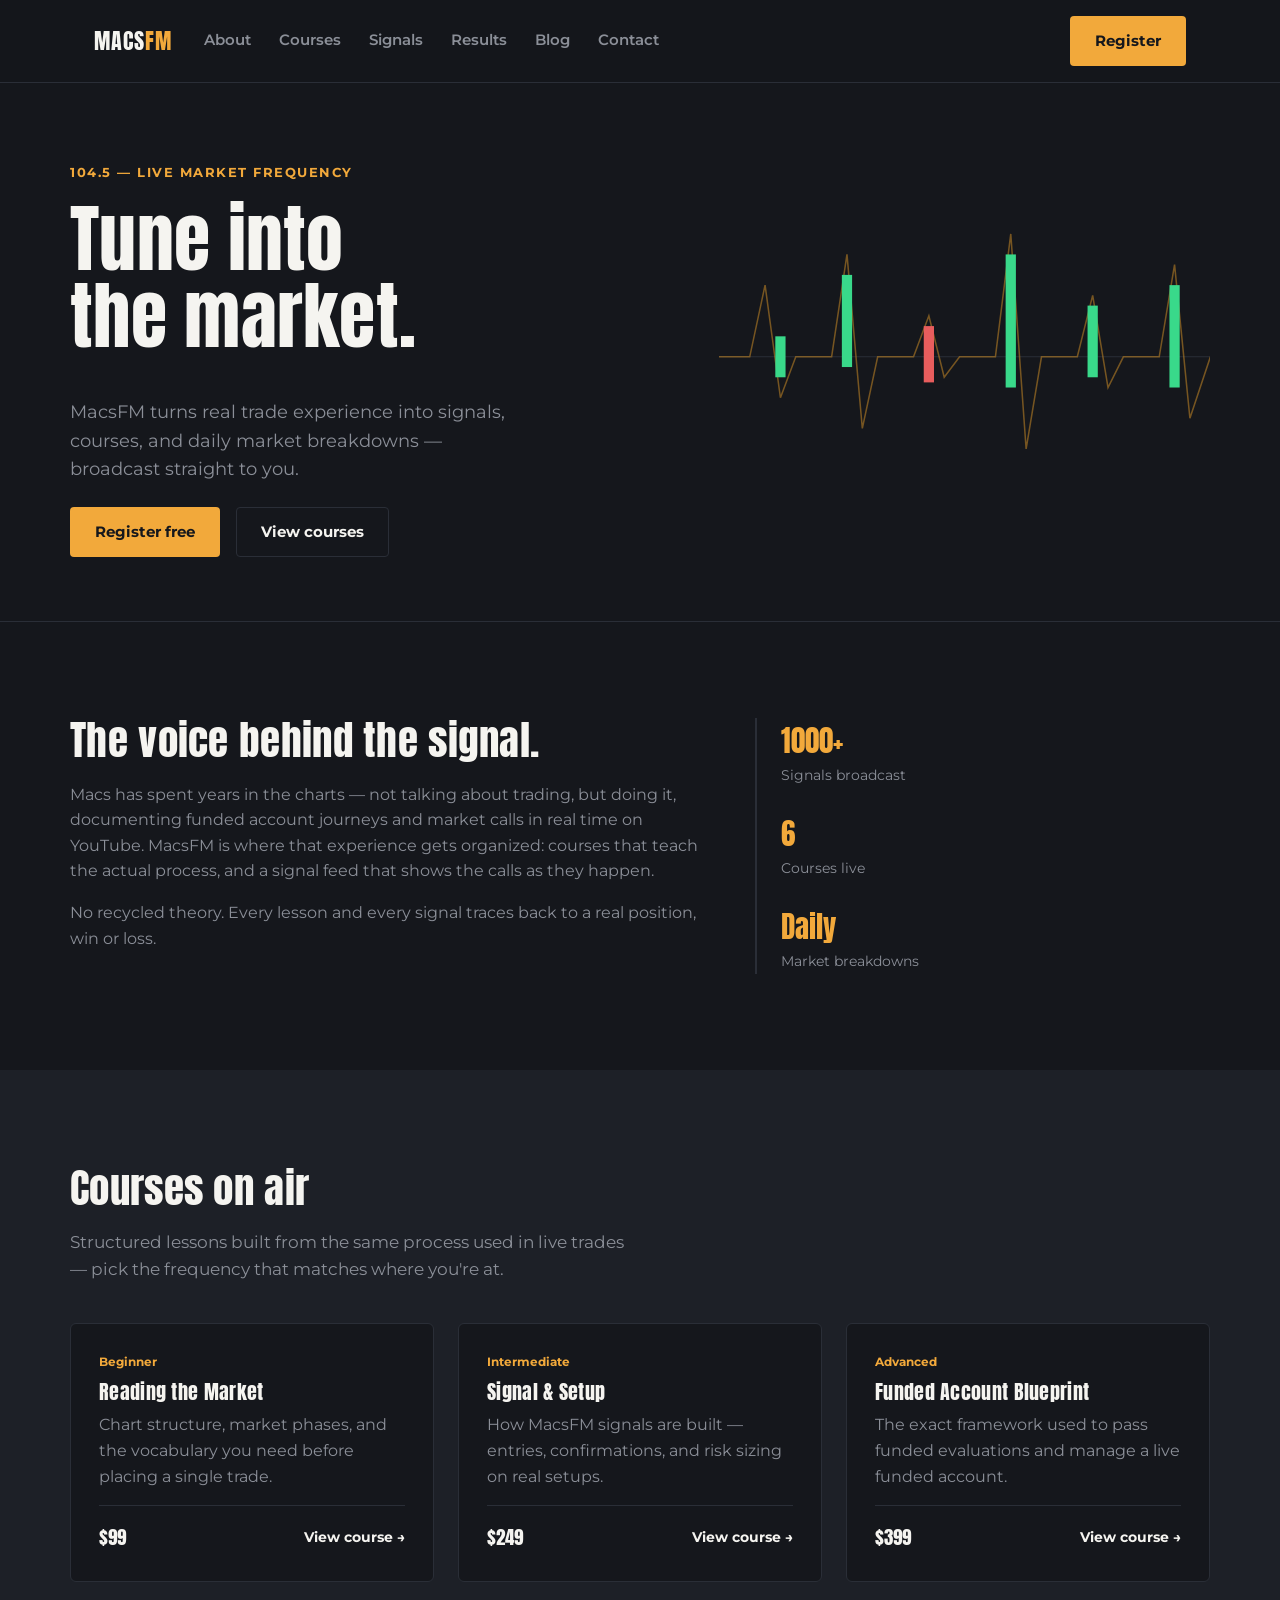
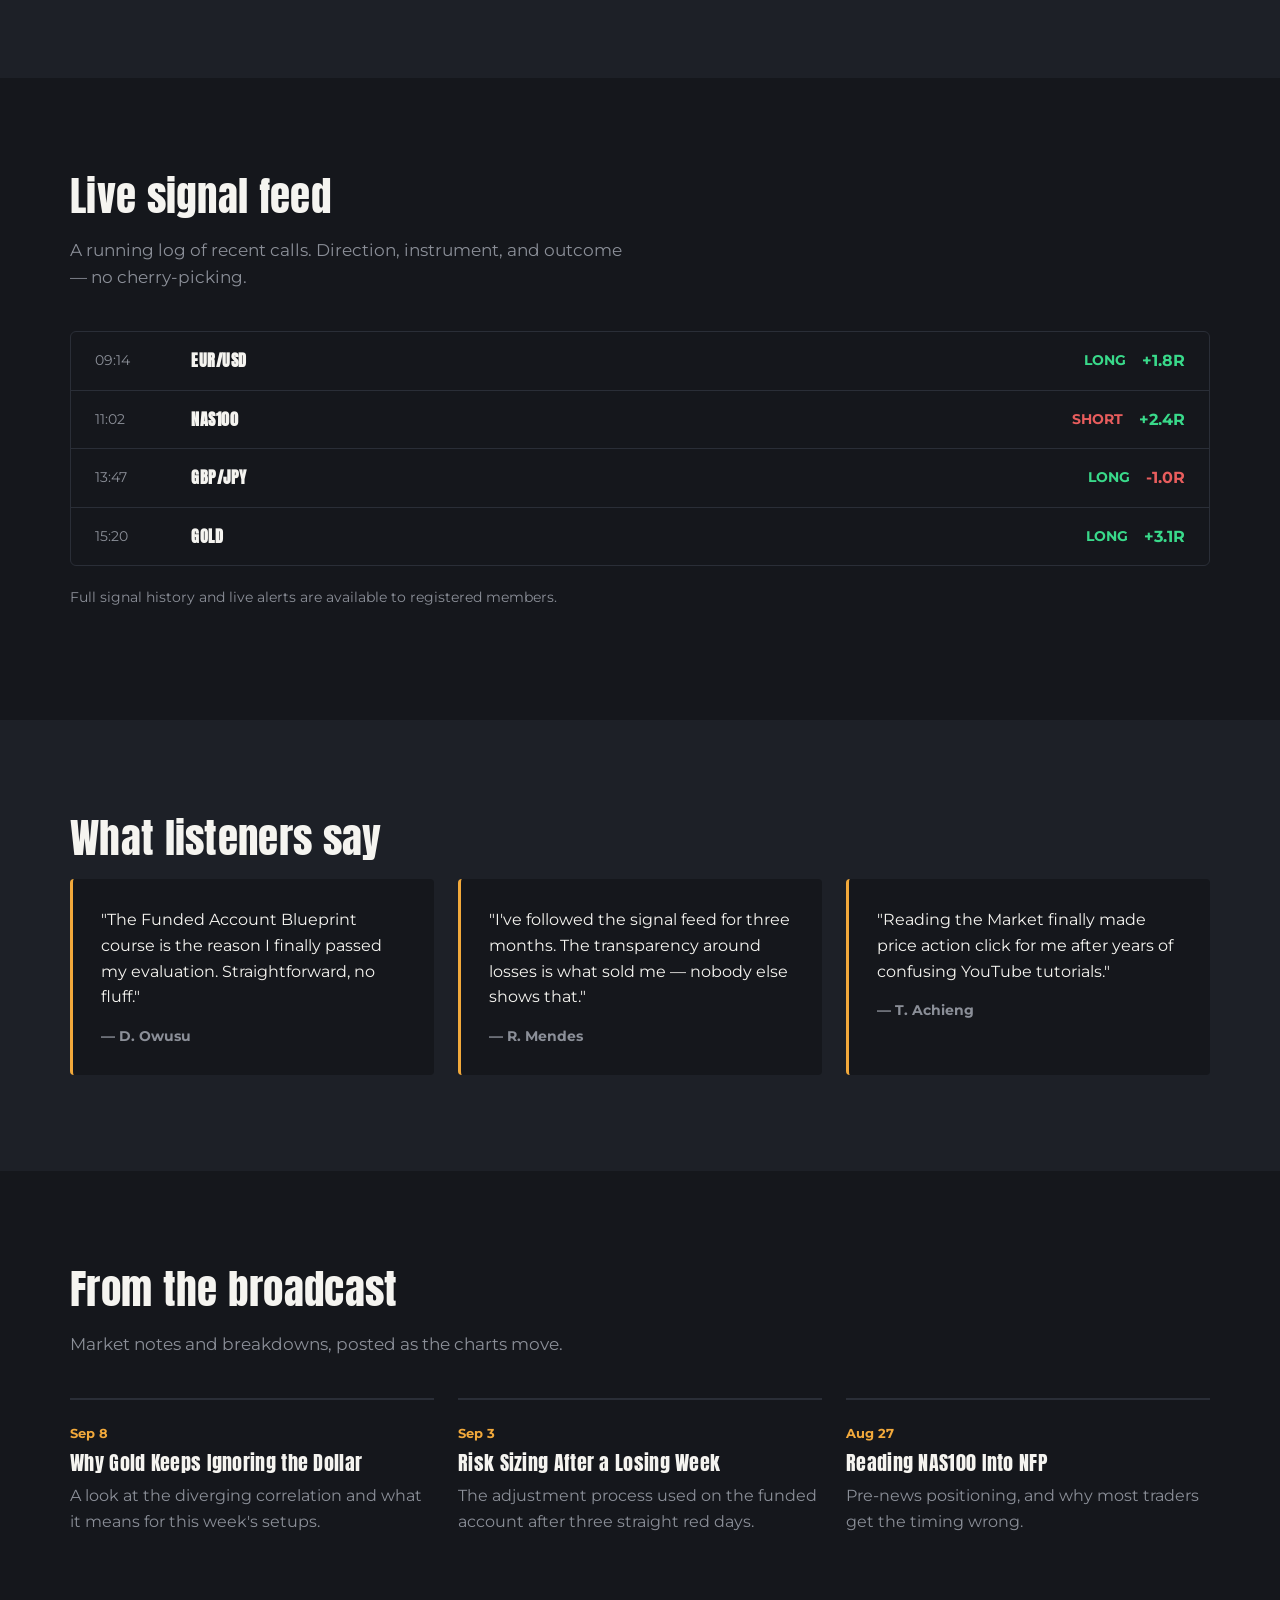
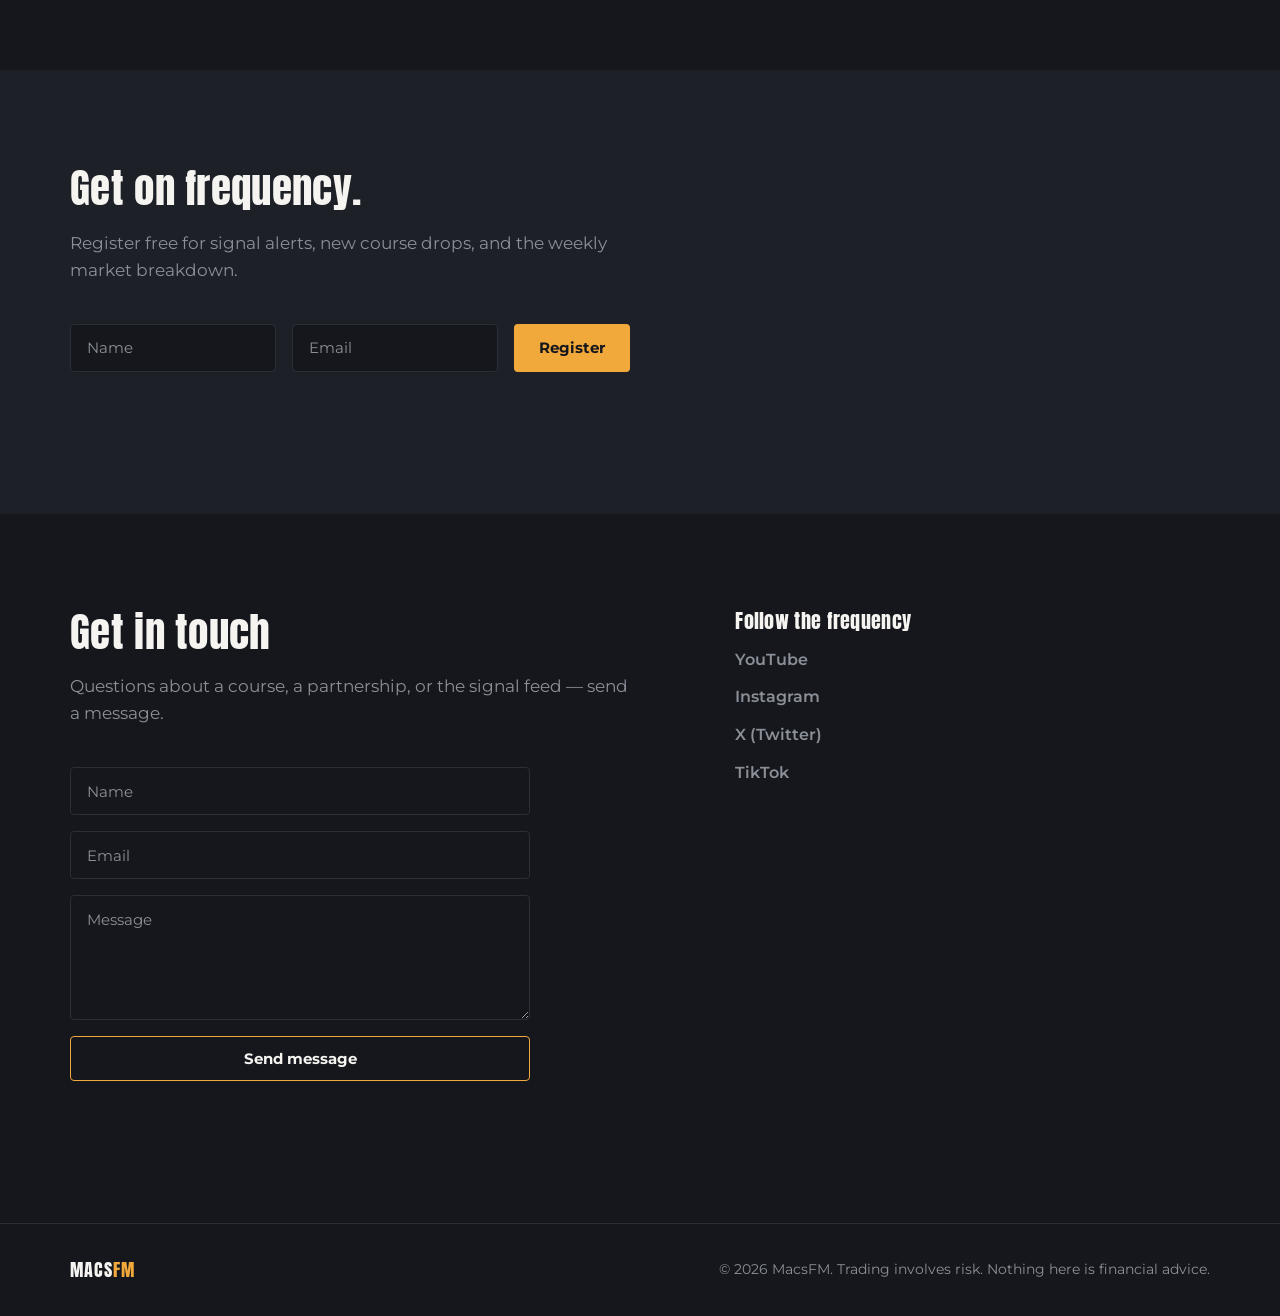
<file: index.html>
<!DOCTYPE html>
<html lang="en">
<head>
<meta charset="UTF-8">
<meta name="viewport" content="width=device-width, initial-scale=1.0">
<title>MacsFM — Trading Signals, Courses & Market Talk</title>
<meta name="description" content="MacsFM is your frequency for trading education, live market signals, and courses built from real trade experience.">
<link rel="preconnect" href="https://fonts.googleapis.com">
<link rel="preconnect" href="https://fonts.gstatic.com" crossorigin>
<link href="https://fonts.googleapis.com/css2?family=Anton&family=Montserrat:wght@400;500;600;700;800&display=swap" rel="stylesheet">
<link rel="stylesheet" href="style.css">
</head>
<body>

<header class="site-header" id="top">
  <div class="header-inner">
    <a href="#top" class="wordmark">MACS<span>FM</span></a>
    <nav class="main-nav" id="main-nav">
      <a href="#about">About</a>
      <a href="#courses">Courses</a>
      <a href="#signals">Signals</a>
      <a href="#results">Results</a>
      <a href="#blog">Blog</a>
      <a href="#contact">Contact</a>
    </nav>
    <a href="#register" class="btn btn-accent nav-register">Register</a>
    <button class="nav-toggle" id="nav-toggle" aria-label="Toggle menu" aria-expanded="false">
      <span></span><span></span><span></span>
    </button>
  </div>
</header>

<main>

  <section class="hero">
    <div class="hero-inner">
      <div class="hero-copy">
        <p class="frequency">104.5 — LIVE MARKET FREQUENCY</p>
        <h1>Tune into<br>the market.</h1>
        <p class="hero-sub">MacsFM turns real trade experience into signals, courses, and daily market breakdowns — broadcast straight to you.</p>
        <div class="hero-actions">
          <a href="#register" class="btn btn-accent">Register free</a>
          <a href="#courses" class="btn btn-ghost">View courses</a>
        </div>
      </div>
      <div class="hero-visual" aria-hidden="true">
        <svg viewBox="0 0 480 320" class="waveform-svg">
          <line x1="0" y1="160" x2="480" y2="160" class="wf-baseline"/>
          <polyline class="wf-line" points="0,160 30,160 45,90 60,200 75,160 110,160 125,60 140,230 155,160 190,160 205,120 220,180 235,160 270,160 285,40 300,250 315,160 350,160 365,100 380,190 395,160 430,160 445,70 460,220 480,160"/>
          <g class="wf-candles">
            <rect x="55" y="140" width="10" height="40"/>
            <rect x="120" y="80" width="10" height="90"/>
            <rect x="200" y="130" width="10" height="55"/>
            <rect x="280" y="60" width="10" height="130"/>
            <rect x="360" y="110" width="10" height="70"/>
            <rect x="440" y="90" width="10" height="100"/>
          </g>
        </svg>
      </div>
    </div>
  </section>

  <section class="section" id="about">
    <div class="section-inner about-grid">
      <div class="about-text">
        <h2>The voice behind the signal.</h2>
        <p>Macs has spent years in the charts — not talking about trading, but doing it, documenting funded account journeys and market calls in real time on YouTube. MacsFM is where that experience gets organized: courses that teach the actual process, and a signal feed that shows the calls as they happen.</p>
        <p>No recycled theory. Every lesson and every signal traces back to a real position, win or loss.</p>
      </div>
      <div class="about-stats">
        <div class="stat"><span class="stat-num">1000+</span><span class="stat-label">Signals broadcast</span></div>
        <div class="stat"><span class="stat-num">6</span><span class="stat-label">Courses live</span></div>
        <div class="stat"><span class="stat-num">Daily</span><span class="stat-label">Market breakdowns</span></div>
      </div>
    </div>
  </section>

  <section class="section section-alt" id="courses">
    <div class="section-inner">
      <h2>Courses on air</h2>
      <p class="section-lead">Structured lessons built from the same process used in live trades — pick the frequency that matches where you're at.</p>
      <div class="course-grid">

        <article class="course-card">
          <p class="course-level">Beginner</p>
          <h3>Reading the Market</h3>
          <p>Chart structure, market phases, and the vocabulary you need before placing a single trade.</p>
          <div class="course-meta">
            <span class="course-price">$99</span>
            <a href="#register" class="course-link">View course →</a>
          </div>
        </article>

        <article class="course-card">
          <p class="course-level">Intermediate</p>
          <h3>Signal & Setup</h3>
          <p>How MacsFM signals are built — entries, confirmations, and risk sizing on real setups.</p>
          <div class="course-meta">
            <span class="course-price">$249</span>
            <a href="#register" class="course-link">View course →</a>
          </div>
        </article>

        <article class="course-card">
          <p class="course-level">Advanced</p>
          <h3>Funded Account Blueprint</h3>
          <p>The exact framework used to pass funded evaluations and manage a live funded account.</p>
          <div class="course-meta">
            <span class="course-price">$399</span>
            <a href="#register" class="course-link">View course →</a>
          </div>
        </article>

      </div>
    </div>
  </section>

  <section class="section" id="signals">
    <div class="section-inner">
      <h2>Live signal feed</h2>
      <p class="section-lead">A running log of recent calls. Direction, instrument, and outcome — no cherry-picking.</p>
      <div class="signal-feed">

        <div class="signal-row">
          <span class="signal-time">09:14</span>
          <span class="signal-pair">EUR/USD</span>
          <span class="signal-dir up">LONG</span>
          <span class="signal-result up">+1.8R</span>
        </div>
        <div class="signal-row">
          <span class="signal-time">11:02</span>
          <span class="signal-pair">NAS100</span>
          <span class="signal-dir down">SHORT</span>
          <span class="signal-result up">+2.4R</span>
        </div>
        <div class="signal-row">
          <span class="signal-time">13:47</span>
          <span class="signal-pair">GBP/JPY</span>
          <span class="signal-dir up">LONG</span>
          <span class="signal-result down">-1.0R</span>
        </div>
        <div class="signal-row">
          <span class="signal-time">15:20</span>
          <span class="signal-pair">GOLD</span>
          <span class="signal-dir up">LONG</span>
          <span class="signal-result up">+3.1R</span>
        </div>

      </div>
      <p class="signal-note">Full signal history and live alerts are available to registered members.</p>
    </div>
  </section>

  <section class="section section-alt" id="results">
    <div class="section-inner">
      <h2>What listeners say</h2>
      <div class="testimonial-grid">

        <blockquote class="testimonial">
          <p>"The Funded Account Blueprint course is the reason I finally passed my evaluation. Straightforward, no fluff."</p>
          <cite>— D. Owusu</cite>
        </blockquote>

        <blockquote class="testimonial">
          <p>"I've followed the signal feed for three months. The transparency around losses is what sold me — nobody else shows that."</p>
          <cite>— R. Mendes</cite>
        </blockquote>

        <blockquote class="testimonial">
          <p>"Reading the Market finally made price action click for me after years of confusing YouTube tutorials."</p>
          <cite>— T. Achieng</cite>
        </blockquote>

      </div>
    </div>
  </section>

  <section class="section" id="blog">
    <div class="section-inner">
      <h2>From the broadcast</h2>
      <p class="section-lead">Market notes and breakdowns, posted as the charts move.</p>
      <div class="blog-grid">

        <article class="blog-card">
          <p class="blog-date">Sep 8</p>
          <h3>Why Gold Keeps Ignoring the Dollar</h3>
          <p>A look at the diverging correlation and what it means for this week's setups.</p>
        </article>

        <article class="blog-card">
          <p class="blog-date">Sep 3</p>
          <h3>Risk Sizing After a Losing Week</h3>
          <p>The adjustment process used on the funded account after three straight red days.</p>
        </article>

        <article class="blog-card">
          <p class="blog-date">Aug 27</p>
          <h3>Reading NAS100 Into NFP</h3>
          <p>Pre-news positioning, and why most traders get the timing wrong.</p>
        </article>

      </div>
    </div>
  </section>

  <section class="section section-alt register-section" id="register">
    <div class="section-inner register-inner">
      <h2>Get on frequency.</h2>
      <p class="section-lead">Register free for signal alerts, new course drops, and the weekly market breakdown.</p>
      <form class="register-form" id="register-form">
        <input type="text" name="name" placeholder="Name" required>
        <input type="email" name="email" placeholder="Email" required>
        <button type="submit" class="btn btn-accent">Register</button>
      </form>
      <p class="form-note" id="form-note"></p>
    </div>
  </section>

  <section class="section" id="contact">
    <div class="section-inner contact-grid">
      <div>
        <h2>Get in touch</h2>
        <p class="section-lead">Questions about a course, a partnership, or the signal feed — send a message.</p>
        <form class="contact-form" id="contact-form">
          <input type="text" name="name" placeholder="Name" required>
          <input type="email" name="email" placeholder="Email" required>
          <textarea name="message" placeholder="Message" rows="5" required></textarea>
          <button type="submit" class="btn btn-outline">Send message</button>
        </form>
        <p class="form-note" id="contact-note"></p>
      </div>
      <div class="socials">
        <h3>Follow the frequency</h3>
        <ul>
          <li><a href="#">YouTube</a></li>
          <li><a href="#">Instagram</a></li>
          <li><a href="#">X (Twitter)</a></li>
          <li><a href="#">TikTok</a></li>
        </ul>
      </div>
    </div>
  </section>

</main>

<footer class="site-footer">
  <div class="footer-inner">
    <span class="wordmark small">MACS<span>FM</span></span>
    <p>© 2026 MacsFM. Trading involves risk. Nothing here is financial advice.</p>
  </div>
</footer>

<script src="script.js"></script>
</body>
</html>
</file>
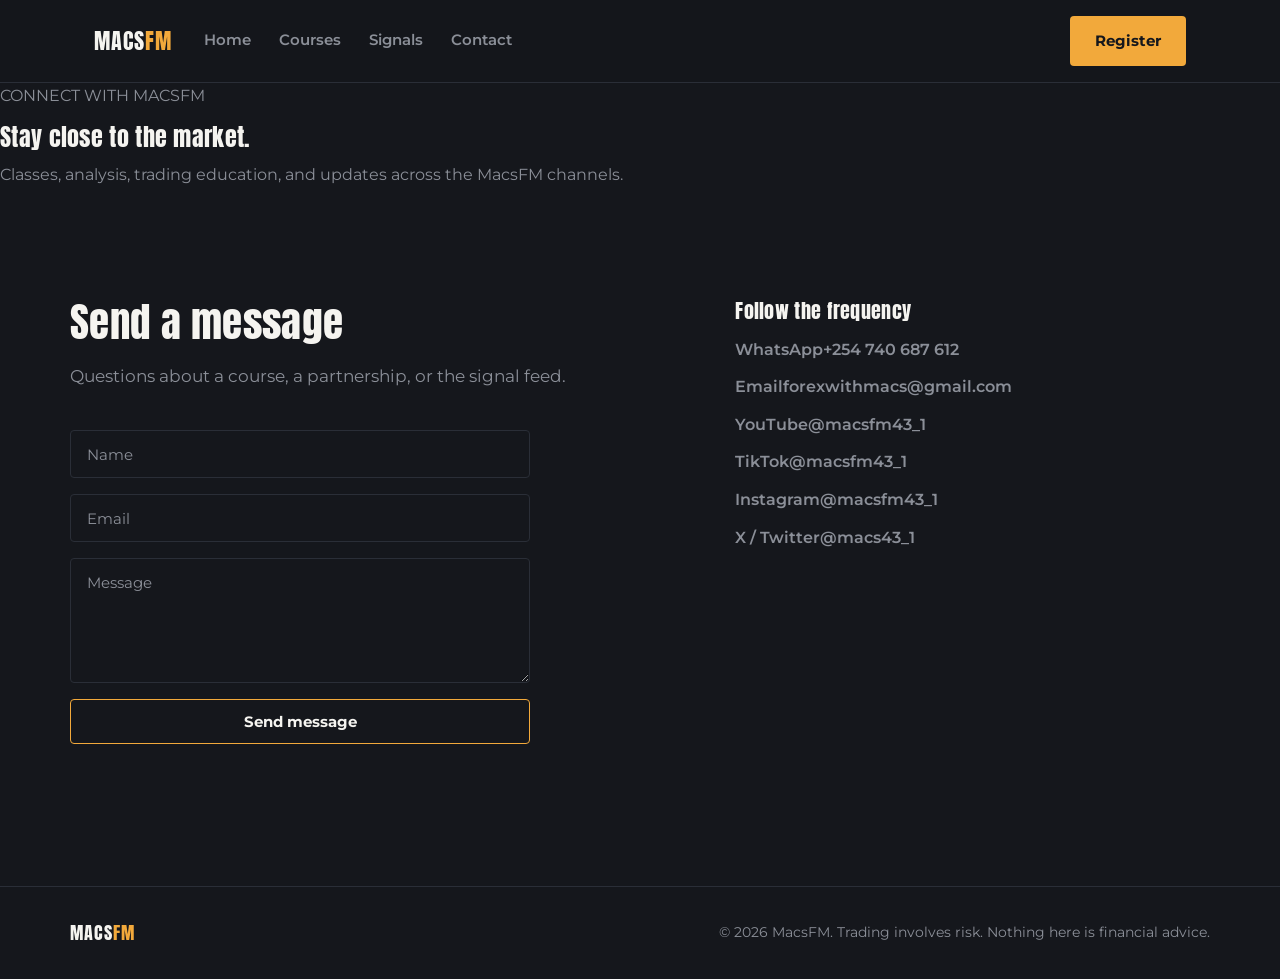
<file: contact.html>
<!DOCTYPE html>
<html lang="en">
<head>
<meta charset="UTF-8">
<meta name="viewport" content="width=device-width, initial-scale=1.0">
<title>Contact — MacsFM</title>
<meta name="description" content="Get in touch with MacsFM, or connect across WhatsApp, YouTube, Instagram, TikTok, and X.">
<link rel="preconnect" href="https://fonts.googleapis.com">
<link rel="preconnect" href="https://fonts.gstatic.com" crossorigin>
<link href="https://fonts.googleapis.com/css2?family=Anton&family=Montserrat:wght@400;500;600;700;800&display=swap" rel="stylesheet">
<link rel="stylesheet" href="style.css">
</head>
<body>

<header class="site-header" id="top">
  <div class="header-inner">
    <a href="index.html" class="wordmark">MACS<span>FM</span></a>
    <nav class="main-nav" id="main-nav">
      <a href="index.html">Home</a>
      <a href="courses.html">Courses</a>
      <a href="signals.html">Signals</a>
      <a href="contact.html" class="active">Contact</a>
    </nav>
    <a href="register.html" class="btn btn-accent nav-register">Register</a>
    <button class="nav-toggle" id="nav-toggle" aria-label="Toggle menu" aria-expanded="false">
      <span></span><span></span><span></span>
    </button>
  </div>
</header>

<main>

  <section class="page-hero">
    <div class="page-hero-inner">
      <p class="eyebrow">CONNECT WITH MACSFM</p>
      <h1>Stay close to the market.</h1>
      <p>Classes, analysis, trading education, and updates across the MacsFM channels.</p>
    </div>
  </section>

  <section class="section">
    <div class="section-inner contact-grid">
      <div>
        <h2>Send a message</h2>
        <p class="section-lead">Questions about a course, a partnership, or the signal feed.</p>
        <form class="contact-form" id="contact-form">
          <input type="text" name="name" placeholder="Name" required>
          <input type="email" name="email" placeholder="Email" required>
          <textarea name="message" placeholder="Message" rows="5" required></textarea>
          <button type="submit" class="btn btn-outline">Send message</button>
        </form>
        <p class="form-note" id="contact-note"></p>
      </div>
      <div class="socials">
        <h3>Follow the frequency</h3>
        <ul>
          <li>
            <a href="https://wa.me/254740687612">WhatsApp<span class="handle">+254 740 687 612</span></a>
          </li>
          <li>
            <a href="mailto:forexwithmacs@gmail.com">Email<span class="handle">forexwithmacs@gmail.com</span></a>
          </li>
          <li>
            <a href="https://www.youtube.com/@macsfm43_1">YouTube<span class="handle">@macsfm43_1</span></a>
          </li>
          <li>
            <a href="https://www.tiktok.com/@macsfm43_1">TikTok<span class="handle">@macsfm43_1</span></a>
          </li>
          <li>
            <a href="https://www.instagram.com/macsfm43_1/">Instagram<span class="handle">@macsfm43_1</span></a>
          </li>
          <li>
            <a href="https://x.com/macs43_1">X / Twitter<span class="handle">@macs43_1</span></a>
          </li>
        </ul>
      </div>
    </div>
  </section>

</main>

<footer class="site-footer">
  <div class="footer-inner">
    <span class="wordmark small">MACS<span>FM</span></span>
    <p>© 2026 MacsFM. Trading involves risk. Nothing here is financial advice.</p>
  </div>
</footer>

<script src="script.js"></script>
</body>
</html>
</file>
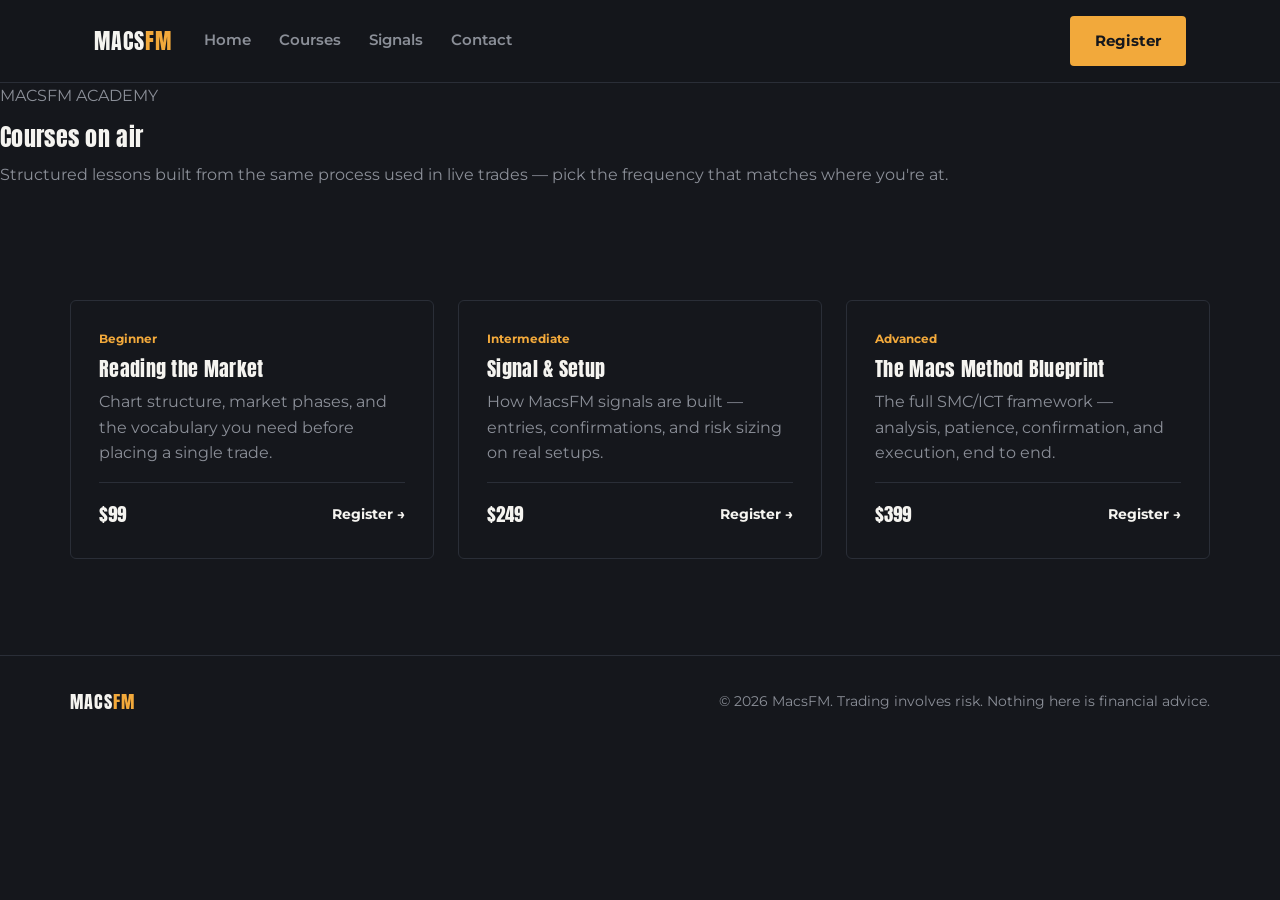
<file: courses.html>
<!DOCTYPE html>
<html lang="en">
<head>
<meta charset="UTF-8">
<meta name="viewport" content="width=device-width, initial-scale=1.0">
<title>Courses — MacsFM</title>
<meta name="description" content="Structured trading courses from MacsFM, built from the same process used in live trades.">
<link rel="preconnect" href="https://fonts.googleapis.com">
<link rel="preconnect" href="https://fonts.gstatic.com" crossorigin>
<link href="https://fonts.googleapis.com/css2?family=Anton&family=Montserrat:wght@400;500;600;700;800&display=swap" rel="stylesheet">
<link rel="stylesheet" href="style.css">
</head>
<body>

<header class="site-header" id="top">
  <div class="header-inner">
    <a href="index.html" class="wordmark">MACS<span>FM</span></a>
    <nav class="main-nav" id="main-nav">
      <a href="index.html">Home</a>
      <a href="courses.html" class="active">Courses</a>
      <a href="signals.html">Signals</a>
      <a href="contact.html">Contact</a>
    </nav>
    <a href="register.html" class="btn btn-accent nav-register">Register</a>
    <button class="nav-toggle" id="nav-toggle" aria-label="Toggle menu" aria-expanded="false">
      <span></span><span></span><span></span>
    </button>
  </div>
</header>

<main>

  <section class="page-hero">
    <div class="page-hero-inner">
      <p class="eyebrow">MACSFM ACADEMY</p>
      <h1>Courses on air</h1>
      <p>Structured lessons built from the same process used in live trades — pick the frequency that matches where you're at.</p>
    </div>
  </section>

  <section class="section">
    <div class="section-inner">
      <div class="course-grid">

        <article class="course-card">
          <p class="course-level">Beginner</p>
          <h3>Reading the Market</h3>
          <p>Chart structure, market phases, and the vocabulary you need before placing a single trade.</p>
          <div class="course-meta">
            <span class="course-price">$99</span>
            <a href="register.html" class="course-link">Register →</a>
          </div>
        </article>

        <article class="course-card">
          <p class="course-level">Intermediate</p>
          <h3>Signal & Setup</h3>
          <p>How MacsFM signals are built — entries, confirmations, and risk sizing on real setups.</p>
          <div class="course-meta">
            <span class="course-price">$249</span>
            <a href="register.html" class="course-link">Register →</a>
          </div>
        </article>

        <article class="course-card">
          <p class="course-level">Advanced</p>
          <h3>The Macs Method Blueprint</h3>
          <p>The full SMC/ICT framework — analysis, patience, confirmation, and execution, end to end.</p>
          <div class="course-meta">
            <span class="course-price">$399</span>
            <a href="register.html" class="course-link">Register →</a>
          </div>
        </article>

      </div>
    </div>
  </section>

</main>

<footer class="site-footer">
  <div class="footer-inner">
    <span class="wordmark small">MACS<span>FM</span></span>
    <p>© 2026 MacsFM. Trading involves risk. Nothing here is financial advice.</p>
  </div>
</footer>

<script src="script.js"></script>
</body>
</html>
</file>
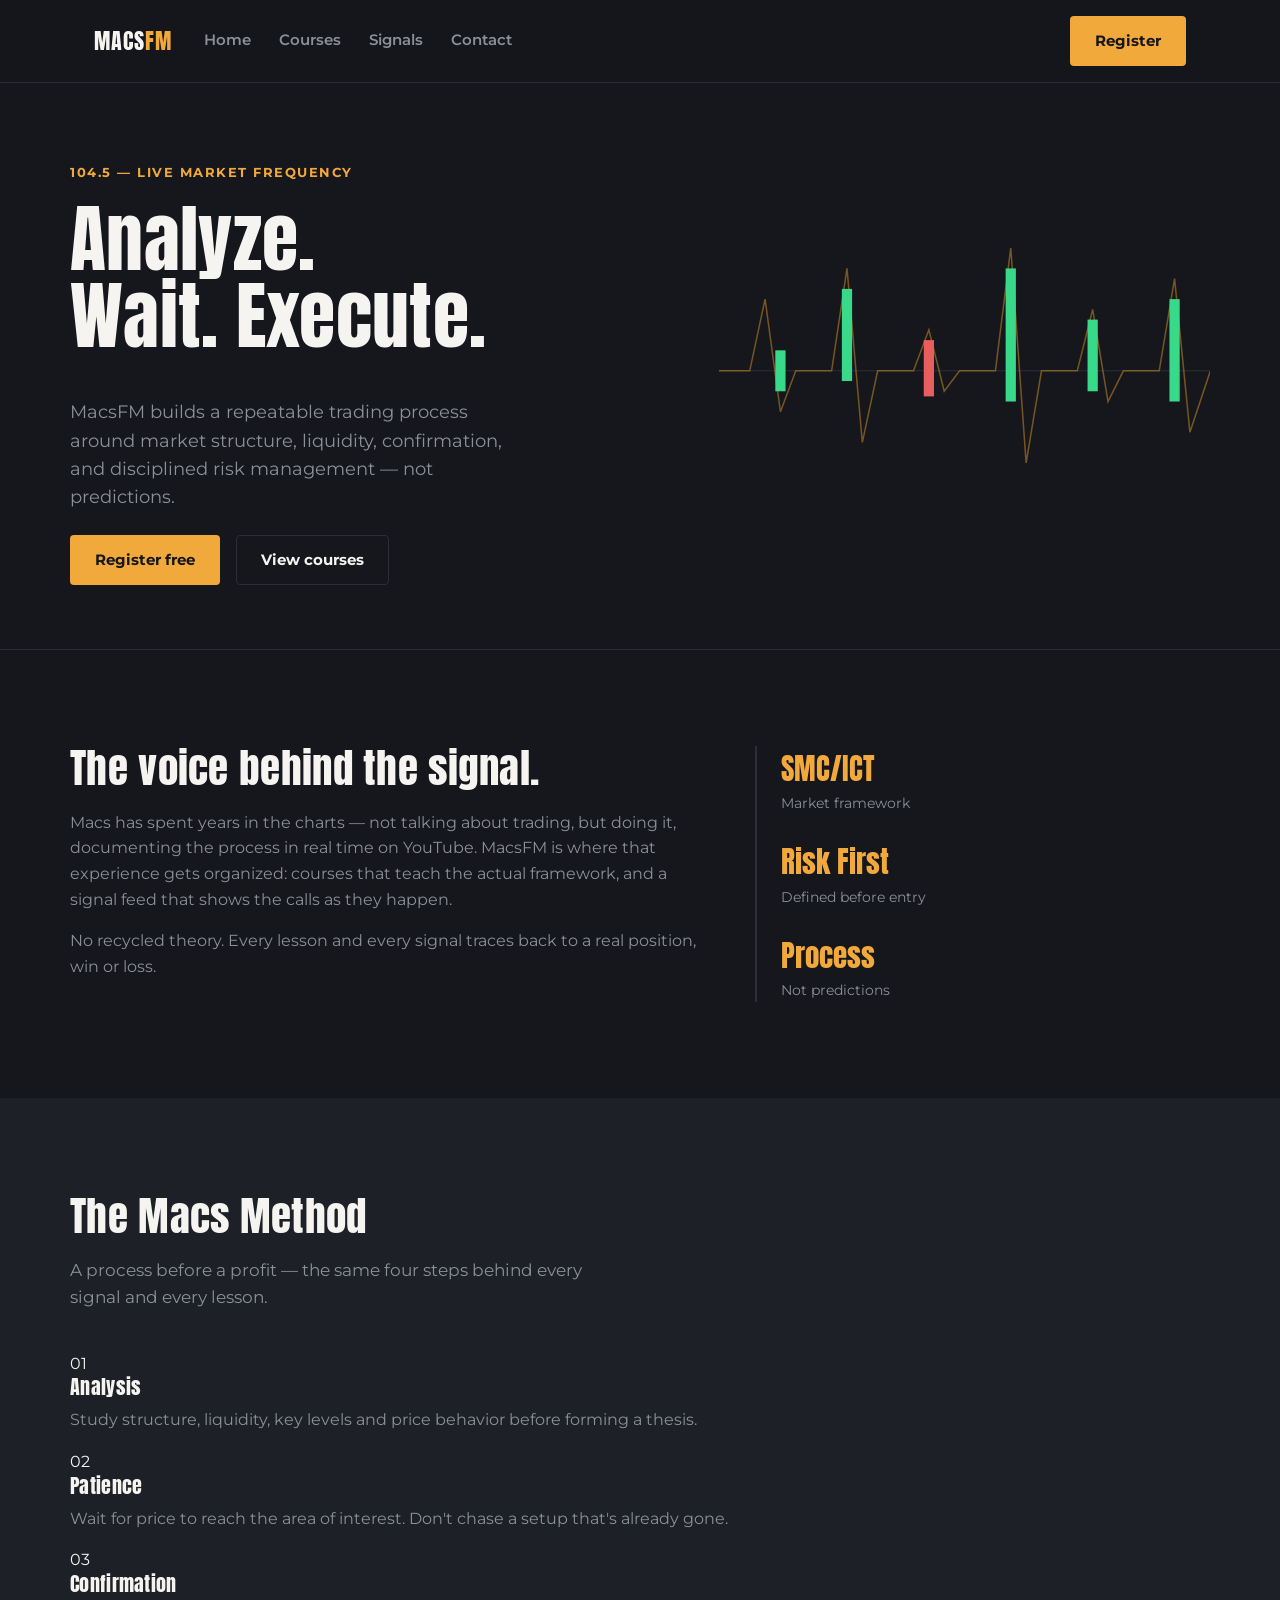
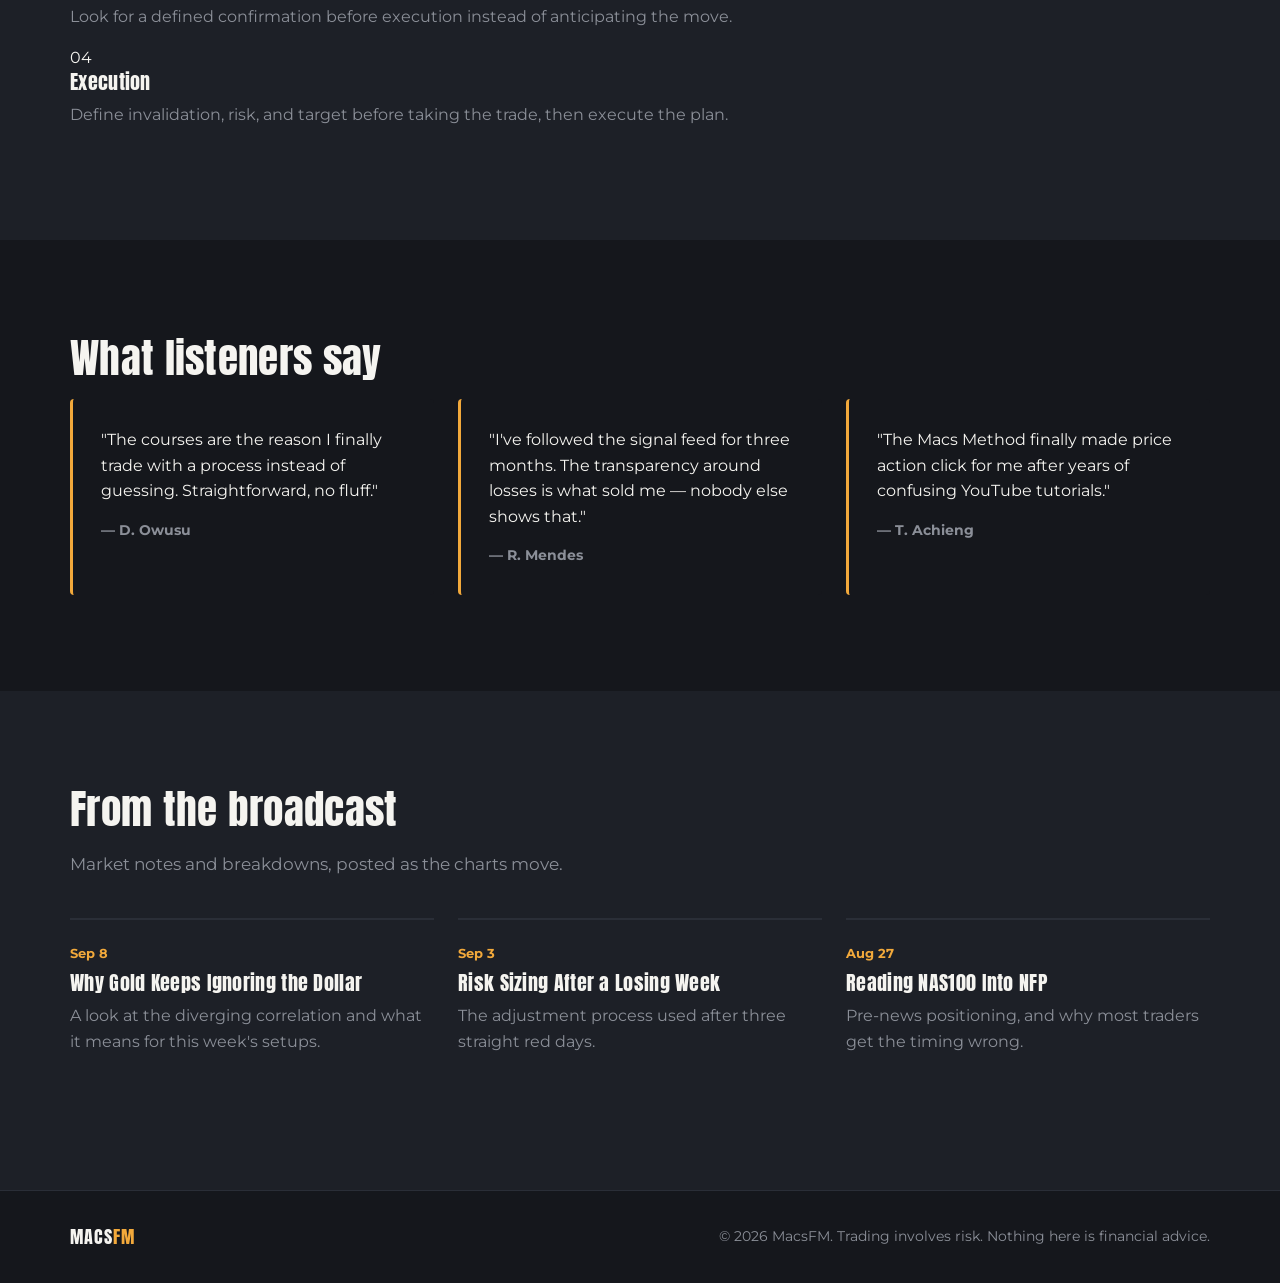
<file: index (1).html>
<!DOCTYPE html>
<html lang="en">
<head>
<meta charset="UTF-8">
<meta name="viewport" content="width=device-width, initial-scale=1.0">
<title>MacsFM — Trading. Education. Execution.</title>
<meta name="description" content="MacsFM is your frequency for trading education, live market signals, and courses built from real trade experience.">
<link rel="preconnect" href="https://fonts.googleapis.com">
<link rel="preconnect" href="https://fonts.gstatic.com" crossorigin>
<link href="https://fonts.googleapis.com/css2?family=Anton&family=Montserrat:wght@400;500;600;700;800&display=swap" rel="stylesheet">
<link rel="stylesheet" href="style.css">
</head>
<body>

<header class="site-header" id="top">
  <div class="header-inner">
    <a href="index.html" class="wordmark">MACS<span>FM</span></a>
    <nav class="main-nav" id="main-nav">
      <a href="index.html" class="active">Home</a>
      <a href="courses.html">Courses</a>
      <a href="signals.html">Signals</a>
      <a href="contact.html">Contact</a>
    </nav>
    <a href="register.html" class="btn btn-accent nav-register">Register</a>
    <button class="nav-toggle" id="nav-toggle" aria-label="Toggle menu" aria-expanded="false">
      <span></span><span></span><span></span>
    </button>
  </div>
</header>

<main>

  <section class="hero">
    <div class="hero-inner">
      <div class="hero-copy">
        <p class="frequency">104.5 — LIVE MARKET FREQUENCY</p>
        <h1>Analyze.<br>Wait. Execute.</h1>
        <p class="hero-sub">MacsFM builds a repeatable trading process around market structure, liquidity, confirmation, and disciplined risk management — not predictions.</p>
        <div class="hero-actions">
          <a href="register.html" class="btn btn-accent">Register free</a>
          <a href="courses.html" class="btn btn-ghost">View courses</a>
        </div>
      </div>
      <div class="hero-visual" aria-hidden="true">
        <svg viewBox="0 0 480 320" class="waveform-svg">
          <line x1="0" y1="160" x2="480" y2="160" class="wf-baseline"/>
          <polyline class="wf-line" points="0,160 30,160 45,90 60,200 75,160 110,160 125,60 140,230 155,160 190,160 205,120 220,180 235,160 270,160 285,40 300,250 315,160 350,160 365,100 380,190 395,160 430,160 445,70 460,220 480,160"/>
          <g class="wf-candles">
            <rect x="55" y="140" width="10" height="40"/>
            <rect x="120" y="80" width="10" height="90"/>
            <rect x="200" y="130" width="10" height="55"/>
            <rect x="280" y="60" width="10" height="130"/>
            <rect x="360" y="110" width="10" height="70"/>
            <rect x="440" y="90" width="10" height="100"/>
          </g>
        </svg>
      </div>
    </div>
  </section>

  <section class="section" id="about">
    <div class="section-inner about-grid">
      <div class="about-text">
        <h2>The voice behind the signal.</h2>
        <p>Macs has spent years in the charts — not talking about trading, but doing it, documenting the process in real time on YouTube. MacsFM is where that experience gets organized: courses that teach the actual framework, and a signal feed that shows the calls as they happen.</p>
        <p>No recycled theory. Every lesson and every signal traces back to a real position, win or loss.</p>
      </div>
      <div class="about-stats">
        <div class="stat"><span class="stat-num">SMC/ICT</span><span class="stat-label">Market framework</span></div>
        <div class="stat"><span class="stat-num">Risk First</span><span class="stat-label">Defined before entry</span></div>
        <div class="stat"><span class="stat-num">Process</span><span class="stat-label">Not predictions</span></div>
      </div>
    </div>
  </section>

  <section class="section section-alt" id="method">
    <div class="section-inner">
      <h2>The Macs Method</h2>
      <p class="section-lead">A process before a profit — the same four steps behind every signal and every lesson.</p>
      <div class="method-grid">
        <div class="method-step">
          <span class="method-num">01</span>
          <h3>Analysis</h3>
          <p>Study structure, liquidity, key levels and price behavior before forming a thesis.</p>
        </div>
        <div class="method-step">
          <span class="method-num">02</span>
          <h3>Patience</h3>
          <p>Wait for price to reach the area of interest. Don't chase a setup that's already gone.</p>
        </div>
        <div class="method-step">
          <span class="method-num">03</span>
          <h3>Confirmation</h3>
          <p>Look for a defined confirmation before execution instead of anticipating the move.</p>
        </div>
        <div class="method-step">
          <span class="method-num">04</span>
          <h3>Execution</h3>
          <p>Define invalidation, risk, and target before taking the trade, then execute the plan.</p>
        </div>
      </div>
    </div>
  </section>

  <section class="section" id="results">
    <div class="section-inner">
      <h2>What listeners say</h2>
      <div class="testimonial-grid">
        <blockquote class="testimonial">
          <p>"The courses are the reason I finally trade with a process instead of guessing. Straightforward, no fluff."</p>
          <cite>— D. Owusu</cite>
        </blockquote>
        <blockquote class="testimonial">
          <p>"I've followed the signal feed for three months. The transparency around losses is what sold me — nobody else shows that."</p>
          <cite>— R. Mendes</cite>
        </blockquote>
        <blockquote class="testimonial">
          <p>"The Macs Method finally made price action click for me after years of confusing YouTube tutorials."</p>
          <cite>— T. Achieng</cite>
        </blockquote>
      </div>
    </div>
  </section>

  <section class="section section-alt" id="blog">
    <div class="section-inner">
      <h2>From the broadcast</h2>
      <p class="section-lead">Market notes and breakdowns, posted as the charts move.</p>
      <div class="blog-grid">
        <article class="blog-card">
          <p class="blog-date">Sep 8</p>
          <h3>Why Gold Keeps Ignoring the Dollar</h3>
          <p>A look at the diverging correlation and what it means for this week's setups.</p>
        </article>
        <article class="blog-card">
          <p class="blog-date">Sep 3</p>
          <h3>Risk Sizing After a Losing Week</h3>
          <p>The adjustment process used after three straight red days.</p>
        </article>
        <article class="blog-card">
          <p class="blog-date">Aug 27</p>
          <h3>Reading NAS100 Into NFP</h3>
          <p>Pre-news positioning, and why most traders get the timing wrong.</p>
        </article>
      </div>
    </div>
  </section>

</main>

<footer class="site-footer">
  <div class="footer-inner">
    <span class="wordmark small">MACS<span>FM</span></span>
    <p>© 2026 MacsFM. Trading involves risk. Nothing here is financial advice.</p>
  </div>
</footer>

<script src="script.js"></script>
</body>
</html>
</file>
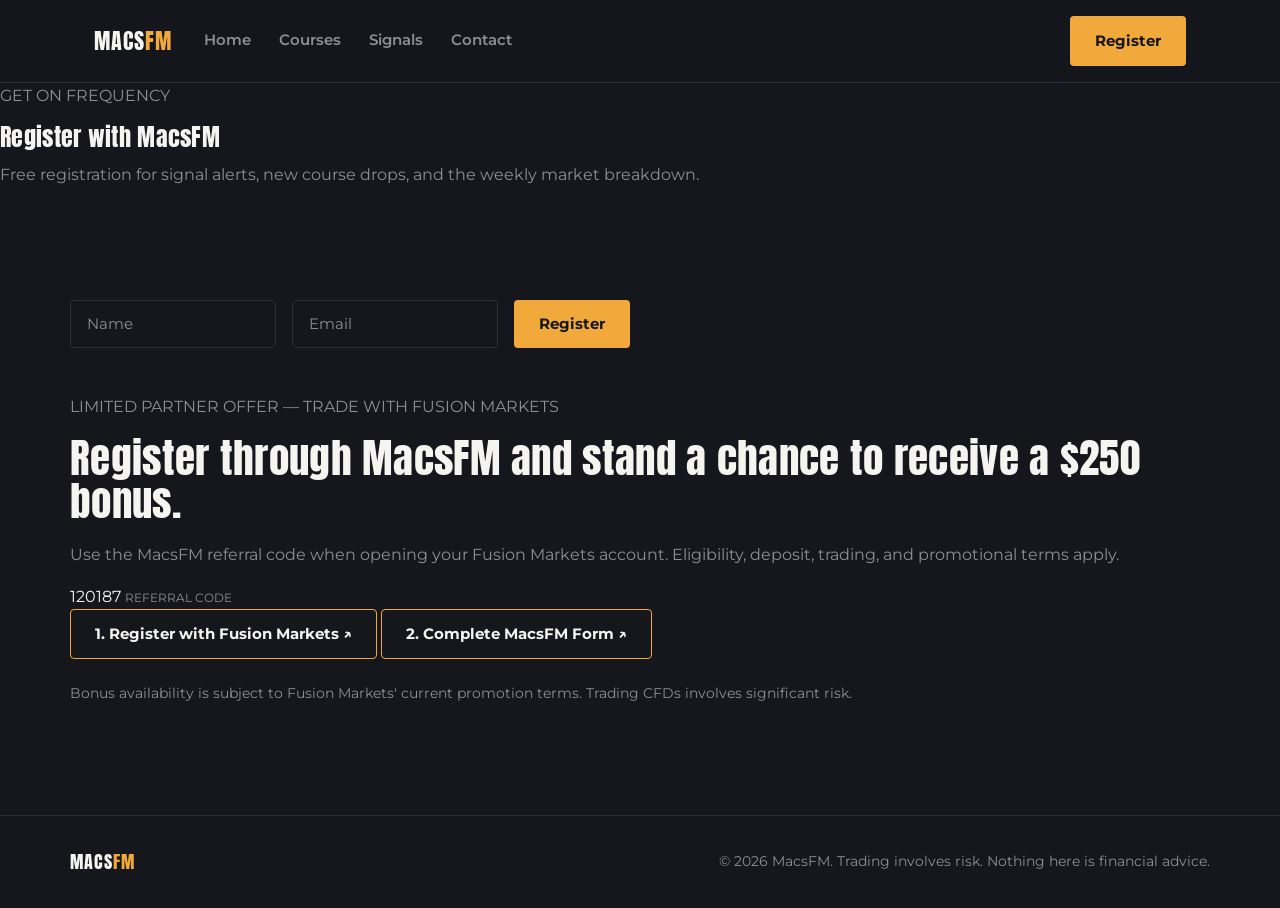
<file: register.html>
<!DOCTYPE html>
<html lang="en">
<head>
<meta charset="UTF-8">
<meta name="viewport" content="width=device-width, initial-scale=1.0">
<title>Register — MacsFM</title>
<meta name="description" content="Register free for MacsFM signal alerts, new course drops, and the weekly market breakdown.">
<link rel="preconnect" href="https://fonts.googleapis.com">
<link rel="preconnect" href="https://fonts.gstatic.com" crossorigin>
<link href="https://fonts.googleapis.com/css2?family=Anton&family=Montserrat:wght@400;500;600;700;800&display=swap" rel="stylesheet">
<link rel="stylesheet" href="style.css">
</head>
<body>

<header class="site-header" id="top">
  <div class="header-inner">
    <a href="index.html" class="wordmark">MACS<span>FM</span></a>
    <nav class="main-nav" id="main-nav">
      <a href="index.html">Home</a>
      <a href="courses.html">Courses</a>
      <a href="signals.html">Signals</a>
      <a href="contact.html">Contact</a>
    </nav>
    <a href="register.html" class="btn btn-accent nav-register">Register</a>
    <button class="nav-toggle" id="nav-toggle" aria-label="Toggle menu" aria-expanded="false">
      <span></span><span></span><span></span>
    </button>
  </div>
</header>

<main>

  <section class="page-hero">
    <div class="page-hero-inner">
      <p class="eyebrow">GET ON FREQUENCY</p>
      <h1>Register with MacsFM</h1>
      <p>Free registration for signal alerts, new course drops, and the weekly market breakdown.</p>
    </div>
  </section>

  <section class="section">
    <div class="section-inner">
      <form class="register-form" id="register-form">
        <input type="text" name="name" placeholder="Name" required>
        <input type="email" name="email" placeholder="Email" required>
        <button type="submit" class="btn btn-accent">Register</button>
      </form>
      <p class="form-note" id="form-note"></p>

      <div class="offer-box">
        <p class="offer-tag">LIMITED PARTNER OFFER — TRADE WITH FUSION MARKETS</p>
        <h2>Register through MacsFM and stand a chance to receive a $250 bonus.</h2>
        <p>Use the MacsFM referral code when opening your Fusion Markets account. Eligibility, deposit, trading, and promotional terms apply.</p>
        <div class="referral-code">120187 <span style="font-family: var(--font-body); font-size: 0.75rem; color: var(--text-muted); letter-spacing: 0;">REFERRAL CODE</span></div>
        <div class="offer-steps">
          <a href="https://fusionmarkets.com/?refcode=120187" class="btn btn-outline">1. Register with Fusion Markets ↗</a>
          <a href="https://docs.google.com/forms/d/e/1FAIpQLSc8pugeaHjyE1oNZic0dPnougBwjubP1vJip8tcvyvOiRBWRA/viewform?usp=publish-editor" class="btn btn-outline">2. Complete MacsFM Form ↗</a>
        </div>
        <p style="margin-top: 1.5rem; font-size: 0.85rem;">Bonus availability is subject to Fusion Markets' current promotion terms. Trading CFDs involves significant risk.</p>
      </div>
    </div>
  </section>

</main>

<footer class="site-footer">
  <div class="footer-inner">
    <span class="wordmark small">MACS<span>FM</span></span>
    <p>© 2026 MacsFM. Trading involves risk. Nothing here is financial advice.</p>
  </div>
</footer>

<script src="script.js"></script>
</body>
</html>
</file>
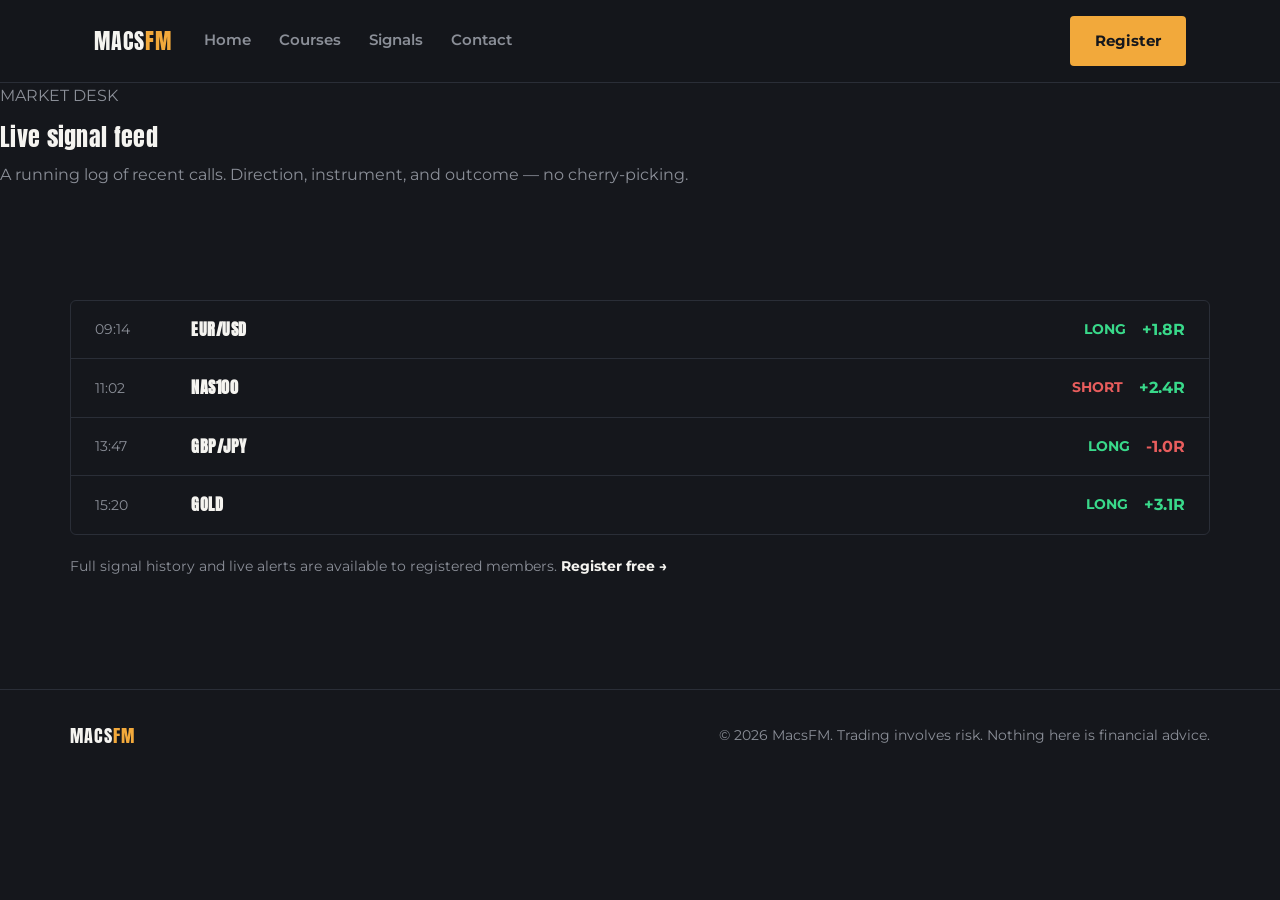
<file: signals.html>
<!DOCTYPE html>
<html lang="en">
<head>
<meta charset="UTF-8">
<meta name="viewport" content="width=device-width, initial-scale=1.0">
<title>Signals — MacsFM</title>
<meta name="description" content="A transparent, running log of MacsFM's recent trade calls.">
<link rel="preconnect" href="https://fonts.googleapis.com">
<link rel="preconnect" href="https://fonts.gstatic.com" crossorigin>
<link href="https://fonts.googleapis.com/css2?family=Anton&family=Montserrat:wght@400;500;600;700;800&display=swap" rel="stylesheet">
<link rel="stylesheet" href="style.css">
</head>
<body>

<header class="site-header" id="top">
  <div class="header-inner">
    <a href="index.html" class="wordmark">MACS<span>FM</span></a>
    <nav class="main-nav" id="main-nav">
      <a href="index.html">Home</a>
      <a href="courses.html">Courses</a>
      <a href="signals.html" class="active">Signals</a>
      <a href="contact.html">Contact</a>
    </nav>
    <a href="register.html" class="btn btn-accent nav-register">Register</a>
    <button class="nav-toggle" id="nav-toggle" aria-label="Toggle menu" aria-expanded="false">
      <span></span><span></span><span></span>
    </button>
  </div>
</header>

<main>

  <section class="page-hero">
    <div class="page-hero-inner">
      <p class="eyebrow">MARKET DESK</p>
      <h1>Live signal feed</h1>
      <p>A running log of recent calls. Direction, instrument, and outcome — no cherry-picking.</p>
    </div>
  </section>

  <section class="section">
    <div class="section-inner">
      <div class="signal-feed">

        <div class="signal-row">
          <span class="signal-time">09:14</span>
          <span class="signal-pair">EUR/USD</span>
          <span class="signal-dir up">LONG</span>
          <span class="signal-result up">+1.8R</span>
        </div>
        <div class="signal-row">
          <span class="signal-time">11:02</span>
          <span class="signal-pair">NAS100</span>
          <span class="signal-dir down">SHORT</span>
          <span class="signal-result up">+2.4R</span>
        </div>
        <div class="signal-row">
          <span class="signal-time">13:47</span>
          <span class="signal-pair">GBP/JPY</span>
          <span class="signal-dir up">LONG</span>
          <span class="signal-result down">-1.0R</span>
        </div>
        <div class="signal-row">
          <span class="signal-time">15:20</span>
          <span class="signal-pair">GOLD</span>
          <span class="signal-dir up">LONG</span>
          <span class="signal-result up">+3.1R</span>
        </div>

      </div>
      <p class="signal-note">Full signal history and live alerts are available to registered members. <a href="register.html" class="course-link">Register free →</a></p>
    </div>
  </section>

</main>

<footer class="site-footer">
  <div class="footer-inner">
    <span class="wordmark small">MACS<span>FM</span></span>
    <p>© 2026 MacsFM. Trading involves risk. Nothing here is financial advice.</p>
  </div>
</footer>

<script src="script.js"></script>
</body>
</html>
</file>
<file: style.css>
:root {
  --bg: #15171C;
  --surface: #1D2027;
  --surface-line: #2A2E37;
  --accent: #F2A93B;
  --accent-dim: #B87F26;
  --up: #39D98A;
  --down: #E85D5D;
  --text: #F5F4F0;
  --text-muted: #8B8F98;
  --font-display: 'Anton', sans-serif;
  --font-body: 'Montserrat', sans-serif;
  --max-width: 1140px;
}

* { box-sizing: border-box; }

html { scroll-behavior: smooth; }

body {
  margin: 0;
  background: var(--bg);
  color: var(--text);
  font-family: var(--font-body);
  line-height: 1.6;
  -webkit-font-smoothing: antialiased;
}

a { color: inherit; text-decoration: none; }

h1, h2, h3 {
  font-family: var(--font-display);
  font-weight: 400;
  line-height: 1.05;
  letter-spacing: 0.3px;
  margin: 0 0 0.5em;
}

h2 { font-size: clamp(1.8rem, 3.2vw, 2.6rem); }
h3 { font-size: 1.25rem; }

p { margin: 0 0 1em; color: var(--text-muted); }

:focus-visible {
  outline: 2px solid var(--accent);
  outline-offset: 3px;
}

/* Layout helpers */
.section { padding: 6rem 1.5rem; }
.section-alt { background: var(--surface); }
.section-inner { max-width: var(--max-width); margin: 0 auto; }
.section-lead { max-width: 560px; font-size: 1.05rem; margin-bottom: 2.5rem; }

/* Header */
.site-header {
  position: sticky;
  top: 0;
  z-index: 100;
  background: rgba(21, 23, 28, 0.92);
  backdrop-filter: blur(8px);
  border-bottom: 1px solid var(--surface-line);
}

.header-inner {
  max-width: var(--max-width);
  margin: 0 auto;
  padding: 1rem 1.5rem;
  display: flex;
  align-items: center;
  gap: 2rem;
}

.wordmark {
  font-family: var(--font-display);
  font-size: 1.4rem;
  letter-spacing: 1px;
  color: var(--text);
  white-space: nowrap;
}
.wordmark span { color: var(--accent); }
.wordmark.small { font-size: 1.1rem; }

.main-nav {
  display: flex;
  gap: 1.75rem;
  margin-right: auto;
}

.main-nav a {
  font-size: 0.92rem;
  font-weight: 600;
  color: var(--text-muted);
  transition: color 0.15s ease;
}
.main-nav a:hover { color: var(--text); }

.nav-register { margin-left: auto; }

.nav-toggle {
  display: none;
  flex-direction: column;
  justify-content: center;
  gap: 5px;
  width: 32px;
  height: 32px;
  background: none;
  border: none;
  cursor: pointer;
  padding: 0;
}
.nav-toggle span {
  display: block;
  height: 2px;
  background: var(--text);
  border-radius: 2px;
}

/* Buttons */
.btn {
  display: inline-block;
  padding: 0.75rem 1.5rem;
  font-family: var(--font-body);
  font-weight: 700;
  font-size: 0.95rem;
  border-radius: 4px;
  transition: transform 0.12s ease, background 0.15s ease, border-color 0.15s ease;
  border: 1px solid transparent;
  cursor: pointer;
}
.btn:hover { transform: translateY(-1px); }

.btn-accent {
  background: var(--accent);
  color: #15171C;
}
.btn-accent:hover { background: #F5B857; }

.btn-ghost {
  color: var(--text);
  border-color: var(--surface-line);
}
.btn-ghost:hover { border-color: var(--text-muted); }

.btn-outline {
  background: transparent;
  color: var(--text);
  border-color: var(--accent);
}
.btn-outline:hover { background: rgba(242, 169, 59, 0.1); }

/* Hero */
.hero {
  padding: 5rem 1.5rem 4rem;
  border-bottom: 1px solid var(--surface-line);
}

.hero-inner {
  max-width: var(--max-width);
  margin: 0 auto;
  display: grid;
  grid-template-columns: 1.1fr 0.9fr;
  gap: 3rem;
  align-items: center;
}

.frequency {
  font-family: var(--font-body);
  font-size: 0.8rem;
  font-weight: 700;
  color: var(--accent);
  letter-spacing: 1.5px;
  margin-bottom: 1rem;
}

.hero h1 {
  font-size: clamp(2.8rem, 6vw, 4.6rem);
  margin-bottom: 0.6em;
}

.hero-sub {
  max-width: 460px;
  font-size: 1.1rem;
}

.hero-actions {
  display: flex;
  gap: 1rem;
  margin-top: 1.5rem;
  flex-wrap: wrap;
}

.waveform-svg { width: 100%; height: auto; }
.wf-baseline { stroke: var(--surface-line); stroke-width: 1; }
.wf-line {
  fill: none;
  stroke: var(--accent-dim);
  stroke-width: 1.5;
  opacity: 0.6;
}
.wf-candles rect { fill: var(--up); }
.wf-candles rect:nth-child(3) { fill: var(--down); }

/* About */
.about-grid {
  display: grid;
  grid-template-columns: 1.4fr 1fr;
  gap: 3rem;
  align-items: start;
}

.about-stats {
  display: flex;
  flex-direction: column;
  gap: 1.5rem;
  border-left: 2px solid var(--surface-line);
  padding-left: 1.5rem;
}

.stat { display: flex; flex-direction: column; }
.stat-num {
  font-family: var(--font-display);
  font-size: 1.8rem;
  color: var(--accent);
}
.stat-label { color: var(--text-muted); font-size: 0.9rem; }

/* Courses */
.course-grid {
  display: grid;
  grid-template-columns: repeat(3, 1fr);
  gap: 1.5rem;
}

.course-card {
  background: var(--bg);
  border: 1px solid var(--surface-line);
  border-radius: 6px;
  padding: 1.75rem;
  display: flex;
  flex-direction: column;
}

.course-level {
  font-size: 0.78rem;
  font-weight: 700;
  color: var(--accent);
  margin-bottom: 0.6rem;
}

.course-meta {
  margin-top: auto;
  padding-top: 1rem;
  display: flex;
  justify-content: space-between;
  align-items: center;
  border-top: 1px solid var(--surface-line);
}

.course-price { font-family: var(--font-display); font-size: 1.2rem; }
.course-link { font-weight: 700; font-size: 0.9rem; color: var(--text); }
.course-link:hover { color: var(--accent); }

/* Signals */
.signal-feed {
  border: 1px solid var(--surface-line);
  border-radius: 6px;
  overflow: hidden;
}

.signal-row {
  display: grid;
  grid-template-columns: 80px 1fr auto auto;
  align-items: center;
  gap: 1rem;
  padding: 1rem 1.5rem;
  border-bottom: 1px solid var(--surface-line);
  font-weight: 600;
}
.signal-row:last-child { border-bottom: none; }

.signal-time { color: var(--text-muted); font-weight: 400; font-size: 0.9rem; }
.signal-pair { font-family: var(--font-display); letter-spacing: 0.5px; }

.signal-dir { font-size: 0.85rem; font-weight: 700; }
.signal-dir.up { color: var(--up); }
.signal-dir.down { color: var(--down); }

.signal-result { font-weight: 700; }
.signal-result.up { color: var(--up); }
.signal-result.down { color: var(--down); }

.signal-note { margin-top: 1.25rem; font-size: 0.9rem; }

/* Testimonials */
.testimonial-grid {
  display: grid;
  grid-template-columns: repeat(3, 1fr);
  gap: 1.5rem;
}

.testimonial {
  margin: 0;
  padding: 1.75rem;
  background: var(--bg);
  border-left: 3px solid var(--accent);
  border-radius: 4px;
}
.testimonial p { color: var(--text); font-size: 1rem; }
.testimonial cite {
  display: block;
  margin-top: 1rem;
  font-style: normal;
  font-size: 0.85rem;
  font-weight: 700;
  color: var(--text-muted);
}

/* Blog */
.blog-grid {
  display: grid;
  grid-template-columns: repeat(3, 1fr);
  gap: 1.5rem;
}

.blog-card {
  padding: 1.5rem 0;
  border-top: 2px solid var(--surface-line);
}
.blog-date {
  font-size: 0.8rem;
  color: var(--accent);
  font-weight: 700;
  margin-bottom: 0.5rem;
}

/* Forms */
.register-form, .contact-form {
  display: flex;
  flex-direction: column;
  gap: 1rem;
  max-width: 460px;
}

.register-form { flex-direction: row; flex-wrap: wrap; max-width: 560px; }
.register-form input { flex: 1; min-width: 180px; }

input, textarea {
  background: var(--bg);
  border: 1px solid var(--surface-line);
  color: var(--text);
  padding: 0.85rem 1rem;
  border-radius: 4px;
  font-family: var(--font-body);
  font-size: 0.95rem;
  resize: vertical;
}
input::placeholder, textarea::placeholder { color: var(--text-muted); }
input:focus, textarea:focus { outline: none; border-color: var(--accent); }

.form-note {
  margin-top: 0.9rem;
  font-size: 0.9rem;
  color: var(--up);
  min-height: 1.2em;
}

/* Contact */
.contact-grid {
  display: grid;
  grid-template-columns: 1.3fr 1fr;
  gap: 3rem;
}

.socials h3 { margin-bottom: 1rem; }
.socials ul { list-style: none; padding: 0; margin: 0; display: flex; flex-direction: column; gap: 0.75rem; }
.socials a { font-weight: 600; color: var(--text-muted); }
.socials a:hover { color: var(--accent); }

/* Footer */
.site-footer {
  border-top: 1px solid var(--surface-line);
  padding: 2rem 1.5rem;
}
.footer-inner {
  max-width: var(--max-width);
  margin: 0 auto;
  display: flex;
  justify-content: space-between;
  align-items: center;
  flex-wrap: wrap;
  gap: 1rem;
}
.footer-inner p { margin: 0; font-size: 0.85rem; }

/* Responsive */
@media (max-width: 900px) {
  .hero-inner, .about-grid, .contact-grid { grid-template-columns: 1fr; }
  .course-grid, .testimonial-grid, .blog-grid { grid-template-columns: 1fr; }
  .hero-visual { order: -1; }
  .about-stats { flex-direction: row; flex-wrap: wrap; border-left: none; border-top: 2px solid var(--surface-line); padding-left: 0; padding-top: 1.5rem; }
}

@media (max-width: 760px) {
  .main-nav {
    position: absolute;
    top: 100%;
    left: 0;
    right: 0;
    background: var(--surface);
    flex-direction: column;
    padding: 1.5rem;
    gap: 1rem;
    border-bottom: 1px solid var(--surface-line);
    display: none;
  }
  .main-nav.open { display: flex; }
  .nav-toggle { display: flex; }
  .nav-register { display: none; }
  .signal-row { grid-template-columns: 60px 1fr auto; }
  .signal-result { display: none; }
}

@media (prefers-reduced-motion: reduce) {
  html { scroll-behavior: auto; }
  * { transition: none !important; }
}
</file>
